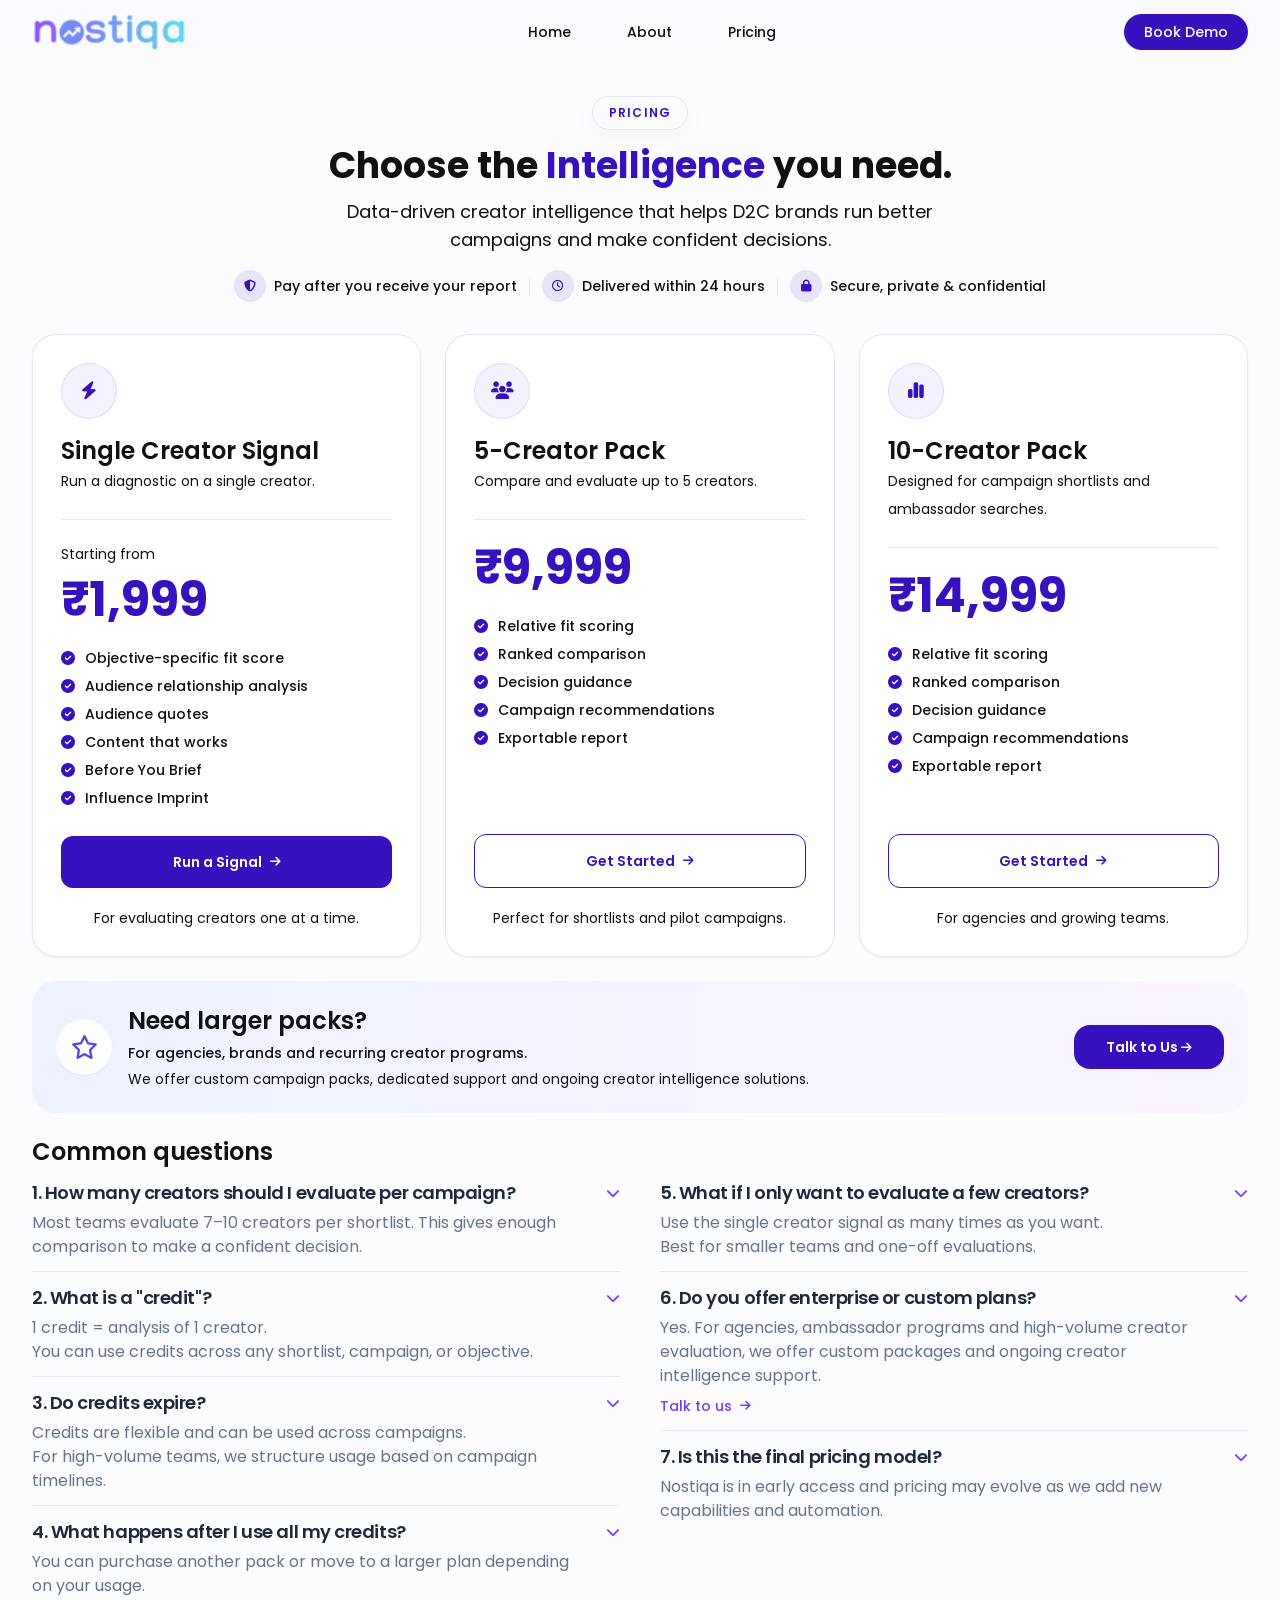
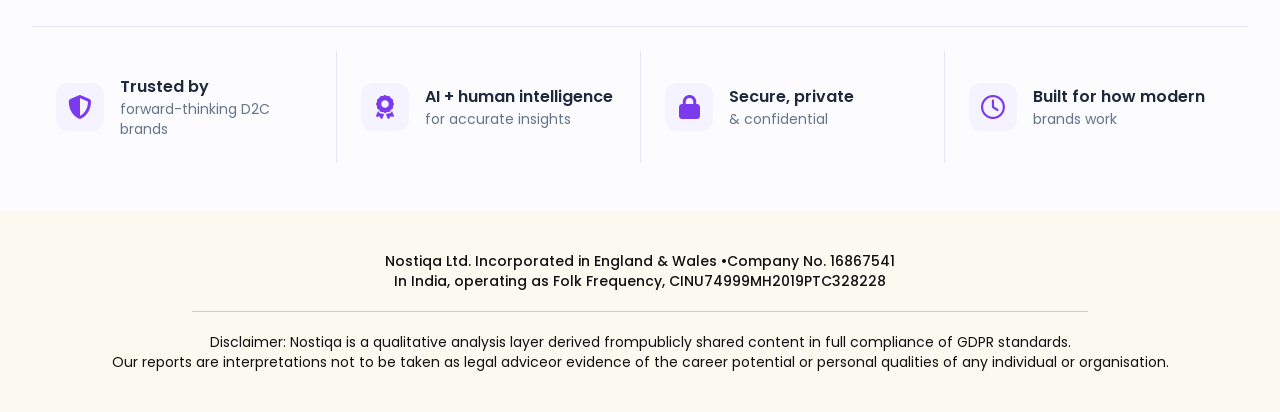
<file: pricing.html>
<!DOCTYPE html>
<html lang="en">
   <head>
      <meta charset="utf-8" />
      <meta name="viewport" content="width=device-width, initial-scale=1.0, viewport-fit=cover" />
      <title>Nostiqa | AI-Powered Creator Intelligence Platform</title>
      <meta name="description" content="Nostiqa helps brands, agencies and founders evaluate creators through audience trust, authenticity and influence intelligence." />
      <meta property="og:title" content="Nostiqa" />
      <meta property="og:description" content="AI-Powered Creator Intelligence Platform" />
      <meta property="og:type" content="website" />
      <meta property="og:url" content="https://nostiqa-xi.vercel.app/" />
      <!-- Google Fonts -->
      <link rel="preconnect" href="https://fonts.googleapis.com" />
      <link rel="preconnect" href="https://fonts.gstatic.com" crossorigin />
      <link href="https://fonts.googleapis.com/css2?family=Poppins:wght@100;200;300;400;500;600;700;800;900&display=swap"
         rel="stylesheet" />
      <!-- Font Awesome -->
      <link rel="stylesheet" href="https://cdnjs.cloudflare.com/ajax/libs/font-awesome/6.5.1/css/all.min.css" />
      <!-- Swiper CSS -->
      <link rel="stylesheet" href="assets/css/swiper-bundle.min.css">
      <!-- Project CSS -->
      <link rel="stylesheet" href="assets/css/tailwind.css" />
      <link rel="stylesheet" href="assets/css/custom.css" />
   </head>
   <body class="bg-light/30 text-dark overflow-x-hidden antialiased">

      <!-- ========== HEADER ========== -->
      <header id="main-header" class="fixed top-0 left-0 right-0 z-50 transition-all duration-300 bg-transparent">
         <div class="container mx-auto flex items-center px-4 lg:px-8 h-16">
            <a href="/" class="shrink-0">
             <img src="assets/images/logo.png" alt="Nostiqa Logo" class="h-6 sm:h-8 md:h-10 w-auto object-contain"/>
            </a>
            <nav class="hidden md:flex flex-1 justify-center gap-14">
               <a href="/" class="nav-link text-sm font-medium text-dark transition">Home</a>
               <a href="/about" class="nav-link text-sm font-medium text-dark transition">About</a>
               <a href="/pricing" class="nav-link text-sm font-medium text-dark transition">Pricing</a>
            </nav>
            <div class="flex items-center gap-2 shrink-0 ms-auto">
               <a href="https://www.nostiqa.com/form" class="ml-2 shrink-0 px-3 py-1.5 sm:px-5 sm:py-2 bg-primary text-white rounded-full text-[10px] sm:text-sm font-medium whitespace-nowrap hover:opacity-90 transition">Book Demo</a>
               <button id="mobile-menu-toggle" class="flex md:hidden items-center justify-center text-dark" aria-label="Toggle Menu">
                  <svg xmlns="http://www.w3.org/2000/svg" class="h-6 w-6" fill="none" viewBox="0 0 24 24" stroke="currentColor">
                     <path stroke-linecap="round" stroke-linejoin="round" stroke-width="2.5" d="M4 6h16M4 12h16M4 18h16"/>
                  </svg>
               </button>
            </div>
         </div>
         <div id="mobile-menu" class="hidden md:hidden absolute top-full left-0 w-full bg-white border-t border-gray/10 shadow-xl">
            <div class="flex flex-col gap-3 px-6 py-6">
            <a href="/" class="mobile-nav-link text-base font-medium text-dark hover:text-primary transition">Home</a>
            <a href="/about" class="mobile-nav-link text-base font-medium text-dark hover:text-primary transition">About</a>
            <a href="/pricing" class="mobile-nav-link text-base font-medium text-dark hover:text-primary transition">Pricing</a>
            </div>
         </div>
       </header>
      <!-- <header id="main-header" class="fixed top-0 left-0 right-0 z-50 transition-all duration-300 bg-transparent">
         <div class="container mx-auto flex items-center justify-between px-4 lg:px-8 h-16">
            <a href="/" class="flex items-center shrink-0">
            <img src="assets/images/logo.png" alt="Nostiqa Logo" class="h-6 sm:h-8 md:h-10 w-auto object-contain" />
            </a>
            <nav id="navbar" class="hidden md:flex items-center justify-center gap-14 w-full">
               <a href="/" class="nav-link text-sm font-medium text-dark hover:text-primary transition">Home</a>
               <a href="/about" class="nav-link text-sm font-medium text-dark hover:text-primary transition"> About</a>
               <a href="/pricing" class="nav-link text-sm font-medium text-dark hover:text-primary transition">Pricing</a>
            </nav>
            <ul class="flex md:hidden items-center gap-1">
                <li>
                    <a href="/" class="mobile-nav-item w-6 h-6 rounded-full border border-primary/10 bg-primary/5 flex items-center justify-center transition-all">
                        <i data-lucide="house" class="w-3 h-3 text-primary"></i>
                    </a>
                </li>
                <li>
                    <a href="/about" class="mobile-nav-item w-6 h-6 rounded-full border border-primary/10 bg-primary/5 flex items-center justify-center transition-all">
                        <i data-lucide="info" class="w-3 h-3 text-primary"></i>
                    </a>
                </li>
                <li>
                    <a href="/pricing" class="mobile-nav-item w-6 h-6 rounded-full border border-primary/10 bg-primary/5 flex items-center justify-center transition-all">
                        <i data-lucide="badge-dollar-sign" class="w-3 h-3 text-primary"></i>
                    </a>
                </li>
            </ul>
            <a href="https://www.nostiqa.com/form" class="ml-2 shrink-0 px-3 py-1.5 sm:px-5 sm:py-2 bg-primary text-white rounded-full text-[10px] sm:text-sm font-medium whitespace-nowrap hover:opacity-90 transition"> Book Demo</a>
         </div>
      </header> -->

      <!-- ========== Page Containt ========== -->
      <section id="pricing" class="relative overflow-hidden py-8 lg:py-12 bg-white/20 mt-12">
         <div class="container mx-auto px-4 lg:px-8">
            <div class="max-w-5xl mx-auto text-center mb-8">
               <div
                  class="inline-flex items-center justify-center rounded-full bg-primaryLight border border-primary/10 px-4 py-2 shadow-premium">
                  <span class="text-xs font-semibold uppercase tracking-widest text-primary">PRICING</span>
               </div>
               <h2 class="mt-4 text-3xl font-bold leading-tight text-dark sm:text-4xl heading">Choose the <span class="text-primary">Intelligence</span> you need.</h2>
               <p class="mt-3 max-w-2xl mx-auto text-sm sm:text-base lg:text-lg leading-7 text-dark">Data-driven creator
                  intelligence that helps D2C brands run better campaigns and make confident decisions.
               </p>
               <div class="mt-4 flex flex-wrap items-center justify-start sm:justify-center gap-3">
                  <div class="flex items-center gap-2 text-sm font-medium text-dark">
                     <div class="flex size-8 items-center justify-center rounded-full bg-primary/10 text-primary">
                        <i class="fa-solid fa-shield-halved text-xs"></i>
                     </div>
                     <span>Pay after you receive your report</span>
                  </div>
                  <div class="hidden h-5 w-px bg-primary/10 lg:block"></div>
                  <div class="flex items-center gap-2 text-sm font-medium text-dark">
                     <div class="flex size-8 items-center justify-center rounded-full bg-primary/10 text-primary">
                        <i class="fa-regular fa-clock text-xs"></i>
                     </div>
                     <span>Delivered within 24 hours</span>
                  </div>
                  <div class="hidden h-5 w-px bg-primary/10 lg:block"></div>
                  <div class="flex items-center gap-2 text-sm font-medium text-dark">
                     <div class="flex size-8 items-center justify-center rounded-full bg-primary/10 text-primary">
                        <i class="fa-solid fa-lock text-xs"></i>
                     </div>
                     <span>Secure, private & confidential</span>
                  </div>
               </div>
            </div>
            <div class="grid gap-6 lg:grid-cols-1 flex lg:hidden">
               <div
                  class="group flex max-w-[90%] sm:max-w-full w-full h-full mx-auto flex-col rounded-2xl border border-[#E7E7EF] bg-white p-4 transition-all duration-300">
                  <div>
                     <h3 class="!text-[14px] sm:text-xl font-semibold text-dark font-body">Single Creator Signal</h3>
                     <p class="text-sm leading-7 text-dark">Run a data-backed report on a single creator.</p>
                  </div>
                  <div class="my-4 h-px bg-primary/10"></div>
                  <div class="flex items-end justify-between gap-3">
                     <div>
                        <p class="text-sm text-dark">Starting from</p>
                        <h2 class="mt-0 text-xl sm:text-3xl font-bold text-primary">₹1,999</h2>
                     </div>
                     <button
                        class="h-6 sm:h-8 px-3 sm:px-5 rounded-lg sm:rounded-xl bg-primary text-white text-xs sm:text-sm font-semibold flex items-center gap-2 whitespace-nowrap transition-all duration-300 hover:bg-secondary">Run
                     a Signal <i class="fa-solid fa-arrow-right text-xs"></i></button>
                  </div>
               </div>
               <div
                  class="group flex max-w-[90%] sm:max-w-full w-full h-full mx-auto flex-col rounded-2xl border border-[#E7E7EF] bg-white p-4 transition-all duration-300">
                  <div>
                     <h3 class="!text-[14px] sm:text-xl font-semibold text-dark font-body">5-Creator Pack</h3>
                     <p class="text-sm leading-7 text-dark">Compare and evaluate up to 5 creators.</p>
                  </div>
                  <div class="my-4 h-px bg-primary/10"></div>
                  <div class="flex items-end justify-between gap-3">
                     <div>
                        <p class="text-sm text-dark"></p>
                        <h2 class="mt-0 text-xl sm:text-3xl font-bold text-primary">₹9,999</h2>
                     </div>
                     <button
                        class="h-6 sm:h-8 px-3 sm:px-5 rounded-lg sm:rounded-xl bg-primary text-white text-xs sm:text-sm font-semibold flex items-center gap-2 whitespace-nowrap transition-all duration-300 hover:bg-secondary">Run
                     a Signal <i class="fa-solid fa-arrow-right text-xs"></i></button>
                  </div>
               </div>
               <div
                  class="group flex max-w-[90%] sm:max-w-full w-full h-full mx-auto flex-col rounded-2xl border border-[#E7E7EF] bg-white p-4 transition-all duration-300">
                  <div>
                     <h3 class="!text-[14px] sm:text-xl font-semibold text-dark font-body">10-Creator Pack</h3>
                     <p class="text-sm leading-7 text-dark">Designed for campaign shortlists and ambassador searches.</p>
                  </div>
                  <div class="my-4 h-px bg-primary/10"></div>
                  <div class="flex items-end justify-between gap-3">
                     <div>
                        <p class="text-sm text-dark"></p>
                        <h2 class="mt-0 text-xl sm:text-3xl font-bold text-primary">₹14,999</h2>
                     </div>
                     <button
                        class="h-6 sm:h-8 px-3 sm:px-5 rounded-lg sm:rounded-xl bg-primary text-white text-xs sm:text-sm font-semibold flex items-center gap-2 whitespace-nowrap transition-all duration-300 hover:bg-secondary">Run
                     a Signal <i class="fa-solid fa-arrow-right text-xs"></i></button>
                  </div>
               </div>
            </div>
            <div class="hidden lg:grid gap-6 lg:grid-cols-3">
               <div
                  class="group flex h-full flex-col rounded-3xl border border-primary/10 bg-white p-7 shadow-sm transition-all duration-300 hover:-translate-y-2 hover:border-primary/20 hover:bg-primary/5">
                  <div
                     class="flex size-14 items-center justify-center rounded-full border border-primary/10 bg-light text-primary transition-all duration-300 group-hover:bg-primary group-hover:text-white">
                     <i class="fa-solid fa-bolt text-lg"></i>
                  </div>
                  <div class="mt-4">
                     <h3 class="text-2xl font-semibold text-dark">Single Creator Signal</h3>
                     <p class="text-sm leading-7 text-dark">Run a diagnostic on a single creator.</p>
                  </div>
                  <div class="my-6 h-px bg-primary/10"></div>
                  <p class="text-sm text-dark">Starting from</p>
                  <h2 class="mt-3 text-5xl font-bold text-primary">₹1,999</h2>
                  <div class="mt-6 space-y-2">
                     <div class="flex items-center gap-2.5">
                        <i class="fa-solid fa-circle-check text-sm text-primary"></i>
                        <p class="text-sm font-medium text-dark">Objective-specific fit score</p>
                     </div>
                     <div class="flex items-center gap-2.5">
                        <i class="fa-solid fa-circle-check text-sm text-primary"></i>
                        <p class="text-sm font-medium text-dark">Audience relationship analysis</p>
                     </div>
                     <div class="flex items-center gap-2.5">
                        <i class="fa-solid fa-circle-check text-sm text-primary"></i>
                        <p class="text-sm font-medium text-dark">Audience quotes</p>
                     </div>
                     <div class="flex items-center gap-2.5">
                        <i class="fa-solid fa-circle-check text-sm text-primary"></i>
                        <p class="text-sm font-medium text-dark">Content that works</p>
                     </div>
                     <div class="flex items-center gap-2.5">
                        <i class="fa-solid fa-circle-check text-sm text-primary"></i>
                        <p class="text-sm font-medium text-dark">Before You Brief</p>
                     </div>
                     <div class="flex items-center gap-2.5">
                        <i class="fa-solid fa-circle-check text-sm text-primary"></i>
                        <p class="text-sm font-medium text-dark">Influence Imprint</p>
                     </div>
                  </div>
                  <div class="mt-auto pt-7">
                     <button
                        class="flex w-full items-center justify-center gap-2 rounded-xl bg-primary px-5 py-4 text-sm font-semibold text-white transition-all duration-300 hover:scale-[1.02] hover:bg-secondary">
                     Run a Signal <i class="fa-solid fa-arrow-right text-xs"></i>
                     </button>
                     <p class="mt-5 text-center text-sm text-dark">For evaluating creators one at a time.</p>
                  </div>
               </div>
               <div
                  class="group flex h-full flex-col rounded-3xl border border-primary/10 bg-white p-7 shadow-sm transition-all duration-300 hover:-translate-y-2 hover:border-primary/20 hover:bg-primary/5">
                  <div
                     class="flex size-14 items-center justify-center rounded-full border border-primary/10 bg-light text-primary transition-all duration-300 group-hover:bg-primary group-hover:text-white">
                     <i class="fa-solid fa-users text-lg"></i>
                  </div>
                  <div class="mt-4">
                     <h3 class="text-2xl font-semibold text-dark">5-Creator Pack</h3>
                     <p class="text-sm leading-7 text-dark">Compare and evaluate up to 5 creators.</p>
                  </div>
                  <div class="my-6 h-px bg-primary/10"></div>
                  <h2 class="text-5xl font-bold text-primary">₹9,999</h2>
                  <div class="mt-6 space-y-2">
                     <div class="flex items-center gap-2.5">
                        <i class="fa-solid fa-circle-check text-sm text-primary"></i>
                        <p class="text-sm font-medium text-dark">Relative fit scoring</p>
                     </div>
                     <div class="flex items-center gap-2.5">
                        <i class="fa-solid fa-circle-check text-sm text-primary"></i>
                        <p class="text-sm font-medium text-dark">Ranked comparison</p>
                     </div>
                     <div class="flex items-center gap-2.5">
                        <i class="fa-solid fa-circle-check text-sm text-primary"></i>
                        <p class="text-sm font-medium text-dark">Decision guidance</p>
                     </div>
                     <div class="flex items-center gap-2.5">
                        <i class="fa-solid fa-circle-check text-sm text-primary"></i>
                        <p class="text-sm font-medium text-dark">Campaign recommendations</p>
                     </div>
                     <div class="flex items-center gap-2.5">
                        <i class="fa-solid fa-circle-check text-sm text-primary"></i>
                        <p class="text-sm font-medium text-dark">Exportable report</p>
                     </div>
                  </div>
                  <div class="mt-auto pt-7">
                     <button
                        class="flex w-full items-center justify-center gap-2 rounded-xl border border-primary bg-white px-5 py-4 text-sm font-semibold text-primary transition-all duration-300 hover:bg-primary hover:text-white">
                     Get Started <i class="fa-solid fa-arrow-right text-xs"></i>
                     </button>
                     <p class="mt-5 text-center text-sm text-dark">Perfect for shortlists and pilot campaigns.</p>
                  </div>
               </div>
               <div
                  class="group flex h-full flex-col rounded-3xl border border-primary/10 bg-white p-7 shadow-sm transition-all duration-300 hover:-translate-y-2 hover:border-primary/20 hover:bg-primary/5">
                  <div
                     class="flex size-14 items-center justify-center rounded-full border border-primary/10 bg-light text-primary transition-all duration-300 group-hover:bg-primary group-hover:text-white">
                     <i class="fa-solid fa-chart-simple text-lg"></i>
                  </div>
                  <div class="mt-4">
                     <h3 class="text-2xl font-semibold text-dark">10-Creator Pack</h3>
                     <p class="text-sm leading-7 text-dark">Designed for campaign shortlists and ambassador searches.</p>
                  </div>
                  <div class="my-6 h-px bg-primary/10"></div>
                  <h2 class="text-5xl font-bold text-primary">₹14,999</h2>
                  <div class="mt-6 space-y-2">
                     <div class="flex items-center gap-2.5">
                        <i class="fa-solid fa-circle-check text-sm text-primary"></i>
                        <p class="text-sm font-medium text-dark">Relative fit scoring</p>
                     </div>
                     <div class="flex items-center gap-2.5">
                        <i class="fa-solid fa-circle-check text-sm text-primary"></i>
                        <p class="text-sm font-medium text-dark">Ranked comparison</p>
                     </div>
                     <div class="flex items-center gap-2.5">
                        <i class="fa-solid fa-circle-check text-sm text-primary"></i>
                        <p class="text-sm font-medium text-dark">Decision guidance</p>
                     </div>
                     <div class="flex items-center gap-2.5">
                        <i class="fa-solid fa-circle-check text-sm text-primary"></i>
                        <p class="text-sm font-medium text-dark">Campaign recommendations</p>
                     </div>
                     <div class="flex items-center gap-2.5">
                        <i class="fa-solid fa-circle-check text-sm text-primary"></i>
                        <p class="text-sm font-medium text-dark">Exportable report</p>
                     </div>
                  </div>
                  <div class="mt-auto pt-7">
                     <button
                        class="flex w-full items-center justify-center gap-2 rounded-xl border border-primary bg-white px-5 py-4 text-sm font-semibold text-primary transition-all duration-300 hover:bg-primary hover:text-white">
                     Get Started <i class="fa-solid fa-arrow-right text-xs"></i>
                     </button>
                     <p class="mt-5 text-center text-sm text-dark">For agencies and growing teams.</p>
                  </div>
               </div>
            </div>
            <div
               class="mt-6 flex flex-col items-start justify-between gap-6 rounded-3xl bg-gradient-to-r from-indigo-50 to-purple-50 p-6 lg:flex-row lg:items-center">
               <div class="flex items-start sm:items-center gap-4">
                  <div
                     class="flex h-12 w-12 sm:h-14 sm:w-14 shrink-0 items-center justify-center rounded-full bg-white shadow-sm">
                     <i class="fa-regular fa-star text-2xl text-indigo-600"></i>
                  </div>
                  <div class="flex flex-col gap-1.5">
                     <h3 class="text-lg sm:text-2xl font-semibold text-dark-900">Need larger packs?</h3>
                     <p class="max-w-3xl text-xs sm:text-sm leading-none text-dark-600 font-medium"> For agencies, brands and
                        recurring creator programs.
                     </p>
                     <p class="max-w-3xl text-xs sm:text-sm leading-none text-dark-600"> We offer custom campaign packs,
                        dedicated support and ongoing creator intelligence solutions.
                     </p>
                     <button
                        class="mt-2 ms-auto block sm:hidden group self-start w-auto flex shrink-0 items-center justify-center gap-3 rounded-xl sm:rounded-2xl bg-primary px-4 sm:px-6 py-2 text-xs sm:text-sm font-medium text-white transition-all duration-300 hover:bg-secondary">
                     Talk to Us <i
                        class="fa-solid fa-arrow-right text-xs transition-all duration-300 group-hover:translate-x-1"></i>
                     </button>
                  </div>
               </div>
               <button
                  class="hidden sm:block group flex shrink-0 items-center justify-center gap-3 rounded-2xl bg-primary px-8 py-3 text-sm font-semibold text-white transition-all duration-300 hover:bg-secondary">
               Talk to Us <i
                  class="fa-solid fa-arrow-right text-xs transition-all duration-300 group-hover:translate-x-1"></i>
               </button>
            </div>
            <div class="w-full my-6">
               <h2 class="mt-2 text-2xl font-semibold leading-tight text-dark">Common questions</h2>
               <div class="grid grid-cols-1 md:grid-cols-2 gap-x-10 gap-y-2 pb-4 mb-4 border-b border-primary/10">
                  <div>
                     <button
                        class="w-full flex items-start justify-between gap-4 text-left border-b border-primary/10 py-4 md:py-3">
                        <div class="flex-1 pr-2">
                           <h3 class="font-body text-base md:text-lg font-semibold leading-snug tracking-tight text-slate-800">1.
                              How many creators should I evaluate per campaign?
                           </h3>
                           <p class="mt-1 text-sm md:text-base leading-7 text-slate-500"> Most teams evaluate 7–10 creators per
                              shortlist. This gives enough comparison to make a confident decision.
                           </p>
                        </div>
                        <i class="fa-solid fa-chevron-down text-xs md:text-sm text-violet-600 mt-1 shrink-0"></i>
                     </button>
                     <button
                        class="w-full flex items-start justify-between gap-4 text-left border-b border-primary/10 py-4 md:py-3">
                        <div class="flex-1 pr-2">
                           <h3 class="font-body text-base md:text-lg font-semibold leading-snug tracking-tight text-slate-800"> 2.
                              What is a "credit"?
                           </h3>
                           <p class="mt-1 text-sm md:text-base leading-7 text-slate-500"> 1 credit = analysis of 1 creator.</p>
                           <p class="text-sm md:text-base leading-6 text-slate-500">You can use credits across any shortlist,
                              campaign, or objective.
                           </p>
                        </div>
                        <i class="fa-solid fa-chevron-down text-xs md:text-sm text-violet-600 mt-1 shrink-0"></i>
                     </button>
                     <button
                        class="w-full flex items-start justify-between gap-4 text-left border-b border-primary/10 py-4 md:py-3">
                        <div class="flex-1 pr-2">
                           <h3 class="font-body text-base md:text-lg font-semibold leading-snug tracking-tight text-slate-800"> 3.
                              Do credits expire?
                           </h3>
                           <p class="mt-1 text-sm md:text-base leading-6 text-slate-500"> Credits are flexible and can be used
                              across campaigns.
                           </p>
                           <p class="text-sm md:text-base leading-6 text-slate-500">For high-volume teams, we structure usage based
                              on campaign timelines.
                           </p>
                        </div>
                        <i class="fa-solid fa-chevron-down text-xs md:text-sm text-violet-600 mt-1 shrink-0"></i>
                     </button>
                     <button class="w-full flex items-start justify-between gap-4 text-left py-4 md:py-3">
                        <div class="flex-1 pr-2">
                           <h3 class="font-body text-base md:text-lg font-semibold leading-snug tracking-tight text-slate-800">4.
                              What happens after I use all my credits?
                           </h3>
                           <p class="mt-1 text-sm md:text-base leading-6 text-slate-500"> You can purchase another pack or move to
                              a larger plan depending on your usage.
                           </p>
                        </div>
                        <i class="fa-solid fa-chevron-down text-xs md:text-sm text-violet-600 mt-1 shrink-0"></i>
                     </button>
                  </div>
                  <div>
                     <button
                        class="w-full flex items-start justify-between gap-4 text-left border-b border-primary/10 py-4 md:py-3">
                        <div class="flex-1 pr-2">
                           <h3 class="font-body text-base md:text-lg font-semibold leading-snug tracking-tight text-slate-800">5.
                              What if I only want to evaluate a few creators?
                           </h3>
                           <p class="mt-1 text-sm md:text-base leading-6 text-slate-500">Use the single creator signal as many
                              times as you want.
                           </p>
                           <p class="text-sm md:text-base leading-6 text-slate-500">Best for smaller teams and one-off evaluations.
                           </p>
                        </div>
                        <i class="fa-solid fa-chevron-down text-xs md:text-sm text-violet-600 mt-1 shrink-0"></i>
                     </button>
                     <button
                        class="group w-full flex items-start justify-between gap-4 text-left border-b border-primary/10 py-4 md:py-3">
                        <div class="flex-1 pr-2">
                           <h3 class="font-body text-base md:text-lg font-semibold leading-snug tracking-tight text-slate-800">6.
                              Do you offer enterprise or custom plans?
                           </h3>
                           <p class="mt-1 text-sm md:text-base leading-6 text-slate-500">Yes. For agencies, ambassador programs and
                              high-volume creator evaluation, we offer custom packages and ongoing creator intelligence support.
                           </p>
                           <a href="javascript:void(0)"
                              class="mt-2 inline-flex items-center gap-2 text-sm font-medium text-violet-600 hover:text-violet-700 transition-all duration-300">Talk
                           to us <i
                              class="fa-solid fa-arrow-right text-xs transition-all duration-300 group-hover:translate-x-1"></i></a>
                        </div>
                        <i class="fa-solid fa-chevron-down text-xs md:text-sm text-violet-600 mt-1 shrink-0"></i>
                     </button>
                     <button class="w-full flex items-start justify-between gap-4 text-left py-4 md:py-3">
                        <div class="flex-1 pr-2">
                           <h3 class="font-body text-base md:text-lg font-semibold leading-snug tracking-tight text-slate-800">7.
                              Is this the final pricing model?
                           </h3>
                           <p class="mt-1 text-sm md:text-base leading-6 text-slate-500">Nostiqa is in early access and pricing may
                              evolve as we add new capabilities and automation.
                           </p>
                        </div>
                        <i class="fa-solid fa-chevron-down text-xs md:text-sm text-violet-600 mt-1 shrink-0"></i>
                     </button>
                  </div>
               </div>
            </div>
            <div class="grid grid-cols-2 md:grid-cols-4 lg:divide-x divide-primary/10">
               <div
                  class="flex flex-col sm:flex-row items-start sm:items-center gap-3 sm:gap-4 p-4 sm:p-6 items-start sm:items-center">
                  <div class="flex h-11 w-11 sm:h-12 sm:w-12 shrink-0 items-center justify-center rounded-xl bg-violet-50"><i
                     class="fa-solid fa-shield-halved text-2xl text-violet-600"></i></div>
                  <div class="w-full">
                     <p class="text-sm md:text-base font-semibold leading-5 text-slate-800">Trusted by</p>
                     <p class="text-sm leading-5 text-slate-500"> forward-thinking D2C brands</p>
                  </div>
               </div>
               <div
                  class="flex flex-col sm:flex-row items-start sm:items-center gap-3 sm:gap-4 p-4 sm:p-6 items-start sm:items-center">
                  <div class="flex h-11 w-11 sm:h-12 sm:w-12 shrink-0 items-center justify-center rounded-xl bg-violet-50"><i
                     class="fa-solid fa-award text-2xl text-violet-600"></i></div>
                  <div class="w-full">
                     <p class="text-sm md:text-base font-semibold leading-5 text-slate-800">AI + human intelligence</p>
                     <p class="text-sm leading-5 text-slate-500">for accurate insights</p>
                  </div>
               </div>
               <div
                  class="flex flex-col sm:flex-row items-start sm:items-center gap-3 sm:gap-4 p-4 sm:p-6 items-start sm:items-center">
                  <div class="flex h-11 w-11 sm:h-12 sm:w-12 shrink-0 items-center justify-center rounded-xl bg-violet-50"><i
                     class="fa-solid fa-lock text-2xl text-violet-600"></i></div>
                  <div class="w-full">
                     <p class="text-sm md:text-base font-semibold leading-5 text-slate-800">Secure, private</p>
                     <p class="text-sm leading-5 text-slate-500">& confidential</p>
                  </div>
               </div>
               <div
                  class="flex flex-col sm:flex-row items-start sm:items-center gap-3 sm:gap-4 p-4 sm:p-6 items-start sm:items-center">
                  <div class="flex h-11 w-11 sm:h-12 sm:w-12 shrink-0 items-center justify-center rounded-xl bg-violet-50"><i
                     class="fa-regular fa-clock text-2xl text-violet-600"></i></div>
                  <div class="w-full">
                     <p class="text-sm md:text-base font-semibold leading-5 text-slate-800">Built for how modern</p>
                     <p class="text-sm leading-5 text-slate-500">brands work</p>
                  </div>
               </div>
            </div>
         </div>
      </section>

      <!-- ========== HEADER ========== -->
      <footer class="bg-cream py-10">
         <div class="container mx-auto px-4 lg:px-8 text-center">
            <p class="text-sm font-medium leading-5 text-dark-500">Nostiqa Ltd. Incorporated in England & Wales •Company No. 16867541</p>
            <p class="text-sm font-medium leading-5 text-dark-500">In India, operating as Folk Frequency, CINU74999MH2019PTC328228</p>
            <div class="mx-auto my-5 h-px max-w-4xl bg-gray/30"></div>
            <p class="text-sm leading-5 text-dark-500"> Disclaimer: Nostiqa is a qualitative analysis layer derived frompublicly shared content in full compliance of GDPR standards.</p>
            <p class="text-sm leading-5 text-dark-500"> Our reports are interpretations not to be taken as legal adviceor evidence of the career potential or personal qualities of any individual or organisation.</p>
         </div>
      </footer>

      <script src="assets/js/swiper-bundle.min.js"></script>
      <script src="assets/js/lucide.min.js"></script>
      <script src="assets/js/main.js"></script>
   </body>
</html>
</file>
<file: assets/css/custom.css>
@import url('https://fonts.googleapis.com/css2?family=Bricolage+Grotesque:opsz,wght@12..96,200..800&family=Poppins:ital,wght@0,100;0,200;0,300;0,400;0,500;0,600;0,700;0,800;0,900;1,100;1,200;1,300;1,400;1,500;1,600;1,700;1,800;1,900&display=swap');

@tailwind base;
@tailwind components;
@tailwind utilities;

*, *::before, *::after {
  box-sizing: border-box;
  scroll-behavior: smooth;
}
html, body { margin: 0; padding: 0; width: 100%; overflow-x: hidden; scroll-behavior: smooth;}
body {font-family: 'Poppins', sans-serif;}
@media (min-width: 992px) {
  ::-webkit-scrollbar { width: 3px; display: block;}
  ::-webkit-scrollbar-track { background: #F5F2FF;}
  ::-webkit-scrollbar-thumb { background: linear-gradient(180deg, #3711BE, #7B61FF); border-radius: 20px;}
  ::-webkit-scrollbar-thumb:hover { background: #3711BE;}
}
@media (max-width: 991px) {
  ::-webkit-scrollbar { display: none;}
  body { scrollbar-width: none; -ms-overflow-style: none;}
}

h1, h2, h3, h4, h5, h6, .font-heading {font-family: 'Poppins', sans-serif;}

/* Pulse/Float Keyframes */
@keyframes float-slow { 
  0%, 100% { transform: translateY(0px) rotate(0deg);} 50% {transform: translateY(-10px) rotate(0.5deg);}
}
@keyframes float-delayed { 
  0%, 100% {transform: translateY(-5px) rotate(-0.5deg);}
  50% {transform: translateY(8px) rotate(0.5deg);}
}
@keyframes pulse-glow {
  0%, 100% { opacity: 0.12; transform: scale(1);}
  50% { opacity: 0.18; transform: scale(1.1); }
}
@keyframes dash {
  to { stroke-dashoffset: 0;}
}

.animate-dash { stroke-dasharray: 1000; stroke-dashoffset: 1000; animation: dash 3s ease-in-out forwards;}
.animate-float-slow { animation: float-slow 7s ease-in-out infinite;}
.animate-float-delayed { animation: float-delayed 8s ease-in-out infinite;}
.animate-pulse-glow { animation: pulse-glow 10s ease-in-out infinite;}
/* Custom Hide Scrollbar */
.no-scrollbar::-webkit-scrollbar { display: none;}
.no-scrollbar { -ms-overflow-style: none; scrollbar-width: none;}

.dotted-line { background-image: linear-gradient(to right,#6d5dfc 33%, rgba(255,255,255,0) 0% );
  background-position: top;
  background-size: 10px 2px;
  background-repeat: repeat-x;
  animation: moveDots 8s linear infinite;
}
@keyframes moveDots {
  from { background-position: 100px 0;}
  to { background-position: 0 0;}
}

.report-prev, .report-next { width: 28px !important; height: 28px !important; border-radius: 50%; background: #fff; border: 1px solid rgba(55, 17, 190, 0.1); display: flex !important; align-items: center; justify-content: center; transition: all 0.3s ease; cursor: pointer;}
.report-prev::after, .report-next::after { display: none !important;}
.report-prev i, .report-next i { color: #3711BE; font-size: 12px; transition: all 0.3s ease;}
.report-prev:hover, .report-next:hover { background: #3711BE; border-color: #3711BE; transform: translateY(-2px);}
.report-prev:hover i, .report-next:hover i { color: #fff !important;}
.report-prev.swiper-button-disabled, .report-next.swiper-button-disabled { opacity: 0.4; cursor: not-allowed;}
.swiper .swiper-pagination{ position: relative; margin-top: 10px;}
.swiper .swiper-pagination-bullet{ width: 6px; height: 6px; background: rgba(55, 17, 190, 0.18); opacity: 1; transition: all .3s ease;}
.swiper .swiper-pagination-bullet-active{ width: 12px; border-radius: 999px; background: #3711BE; box-shadow: 0 0 20px rgba(123, 97, 255, 0.35);}
.swiper .swiper-pagination-bullet:hover{background: #7B61FF;}

/* Mobile Font Size Fix */
@media (max-width: 767px) {
  body {font-size: 14px;}
  h1 {font-size: 28px !important; line-height: 1.2 !important;}
  h2 {font-size: 24px !important; line-height: 1.2 !important;}
  h3 {font-size: 20px !important; line-height: 1.3 !important;}
  h4 {font-size: 18px !important;}
  h5 {font-size: 16px !important;}
  h6 {font-size: 14px !important;}
  /* p, span, a, button, li, input, textarea, label {font-size: 13px !important;line-height: 1.5 !important;} */
  .text-xs {font-size: 11px !important;}
  .text-sm {font-size: 12px !important;}
  .text-base {font-size: 13px !important;}
  .text-lg {font-size: 15px !important;}
  .text-xl {font-size: 18px !important;}
  .text-2xl {font-size: 20px !important;}
  .text-3xl {font-size: 22px !important;}
  .text-4xl {font-size: 24px !important;}
  .text-5xl {font-size: 26px !important;}
  .rounded-3xl { border-radius: 20px !important;}
  .rounded-2xl { border-radius: 16px !important;}
  .p-6 {padding: 1rem !important;}
  .p-5 {padding: 0.9rem !important;}
  .p-4 {padding: 0.75rem !important;}
  .px-6 {padding-left: 1rem !important; padding-right: 1rem !important;}
  .py-6 {padding-top: 1rem !important; padding-bottom: 1rem !important;}
  .gap-6 {gap: 1rem !important;}
  .gap-5 {gap: 0.9rem !important;}
  .gap-4 {gap: 0.75rem !important;}
  .gap-3 {gap: 0.6rem !important;}
  .mb-5 {margin-bottom: 1rem !important;}
  .mb-4 {margin-bottom: 0.8rem !important;}
  .mb-3 {margin-bottom: 0.6rem !important;}
  .mt-5 {margin-top: 1rem !important;}
  .mt-4 {margin-top: 0.8rem !important;}
  .mt-3 {margin-top: 0.6rem !important;}
  .py-12 {padding-top: 3rem !important; padding-bottom: 3rem !important;}
  .py-16 {padding-top: 4rem !important; padding-bottom: 4rem !important;}
  .h-16 {height: 60px !important;}
  .tracking-widest {letter-spacing: 0.08em !important;}
  .tracking-wide {letter-spacing: 0.02em !important;}
  .leading-tight {line-height: 1.15 !important;}
  .leading-snug {line-height: 1.25 !important;}
  .leading-relaxed {line-height: 1.5 !important;}
  .leading-7 {line-height: 1.6 !important;}
  .leading-6 {line-height: 1.45 !important;}
  .leading-5 {line-height: 1.35 !important;}
  .text-\[8px\] { font-size: 7px !important; line-height: 1.2 !important;}
  .text-\[9px\] { font-size: 8px !important; line-height: 1.25 !important;}
  .text-\[10px\] { font-size: 9px !important; line-height: 1.3 !important;}
  .text-\[11px\] { font-size: 10px !important; line-height: 1.35 !important;}
  .text-\[12px\] { font-size: 11px !important; line-height: 1.4 !important;}

  /* Custome Font STyles */
  .heading {font-size: 20px !important; line-height: 24px !important;}
}

@media (min-width: 1200px) and (max-width: 1440px) {
  .heading-home {
    font-size: 36px !important;
    line-height: 40px !important;
  }
}
</file>
